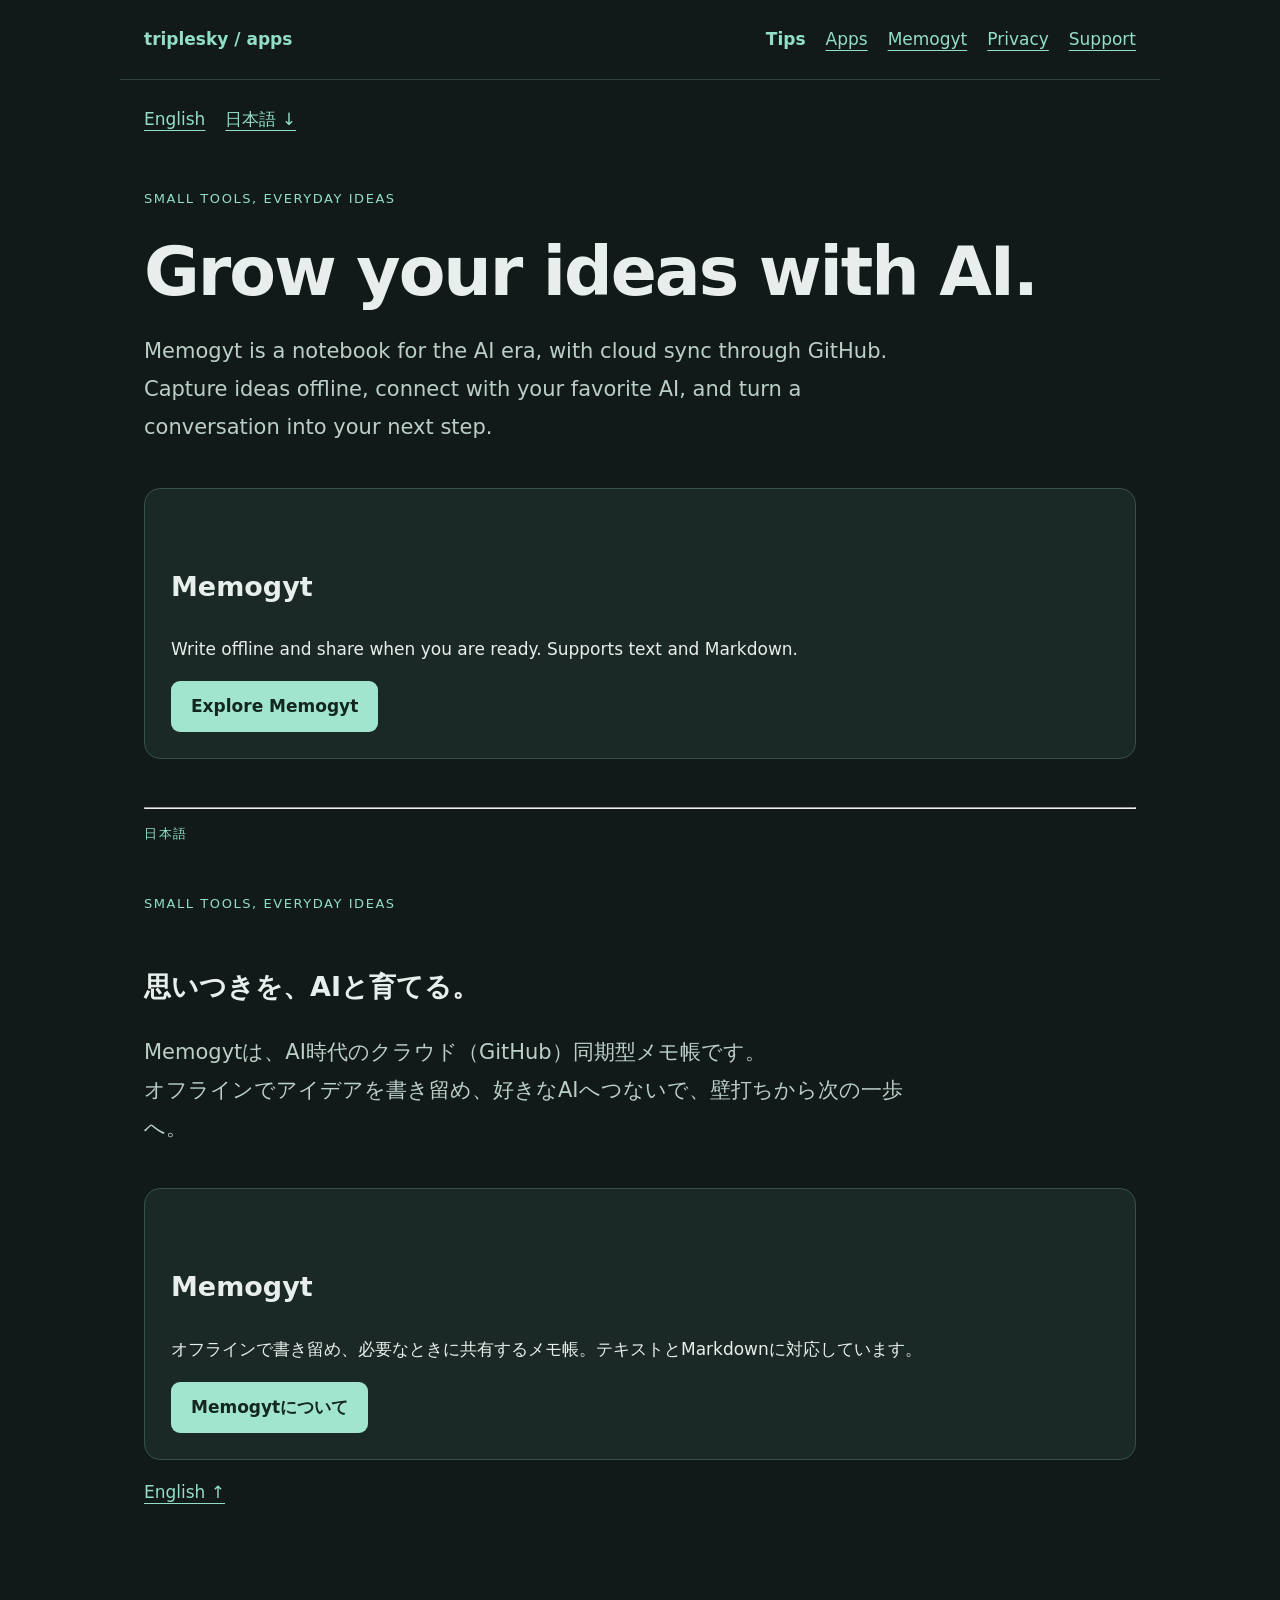
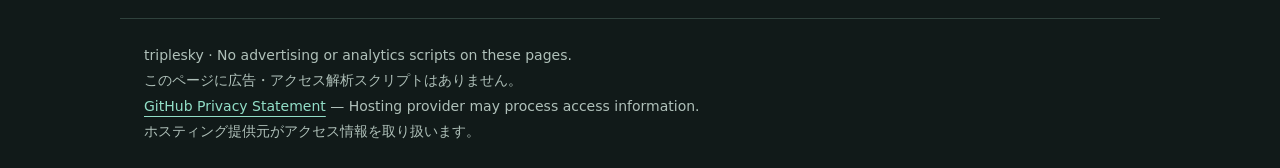
<file: index.html>
<!doctype html><html lang="en"><head><meta charset="utf-8"><meta name="viewport" content="width=device-width, initial-scale=1"><title>Apps | triplesky</title><link rel="stylesheet" href="style.css"></head><body><header><a href="index.html">triplesky / apps</a><nav aria-label="Main navigation"><a href="memogyt/tips.html">Tips</a><a href="index.html">Apps</a><a href="memogyt/index.html">Memogyt</a><a href="memogyt/privacy.html">Privacy</a><a href="memogyt/support.html">Support</a></nav></header><main><nav aria-label="Page language"><a href="#english" lang="en">English</a><a href="#japanese" lang="ja">日本語 ↓</a></nav><section id="english" lang="en"><section><p class="eyebrow">SMALL TOOLS, EVERYDAY IDEAS</p><h1>Grow your ideas with AI.</h1><p class="lead">Memogyt is a notebook for the AI era, with cloud sync through GitHub.<br>Capture ideas offline, connect with your favorite AI, and turn a conversation into your next step.</p></section><article class="card"><h2>Memogyt</h2><p>Write offline and share when you are ready. Supports text and Markdown.</p><a class="button" href="memogyt/index.html">Explore Memogyt</a></article></section><section id="japanese" lang="ja" aria-label="日本語"><hr><p class="eyebrow">日本語</p><section><p class="eyebrow">SMALL TOOLS, EVERYDAY IDEAS</p><h2>思いつきを、AIと育てる。</h2><p class="lead">Memogytは、AI時代のクラウド（GitHub）同期型メモ帳です。<br>オフラインでアイデアを書き留め、好きなAIへつないで、壁打ちから次の一歩へ。</p></section><div class="cards"><article class="card"><h2>Memogyt</h2><p>オフラインで書き留め、必要なときに共有するメモ帳。テキストとMarkdownに対応しています。</p><a class="button" href="memogyt/index.html">Memogytについて</a></article></div><p><a href="#english">English ↑</a></p></section></main><footer>triplesky · No advertising or analytics scripts on these pages.<br><span lang="ja">このページに広告・アクセス解析スクリプトはありません。</span><br><a href="https://docs.github.com/en/site-policy/privacy-policies/github-general-privacy-statement">GitHub Privacy Statement</a> — Hosting provider may process access information.<br><span lang="ja">ホスティング提供元がアクセス情報を取り扱います。</span></footer></body></html>
</file>
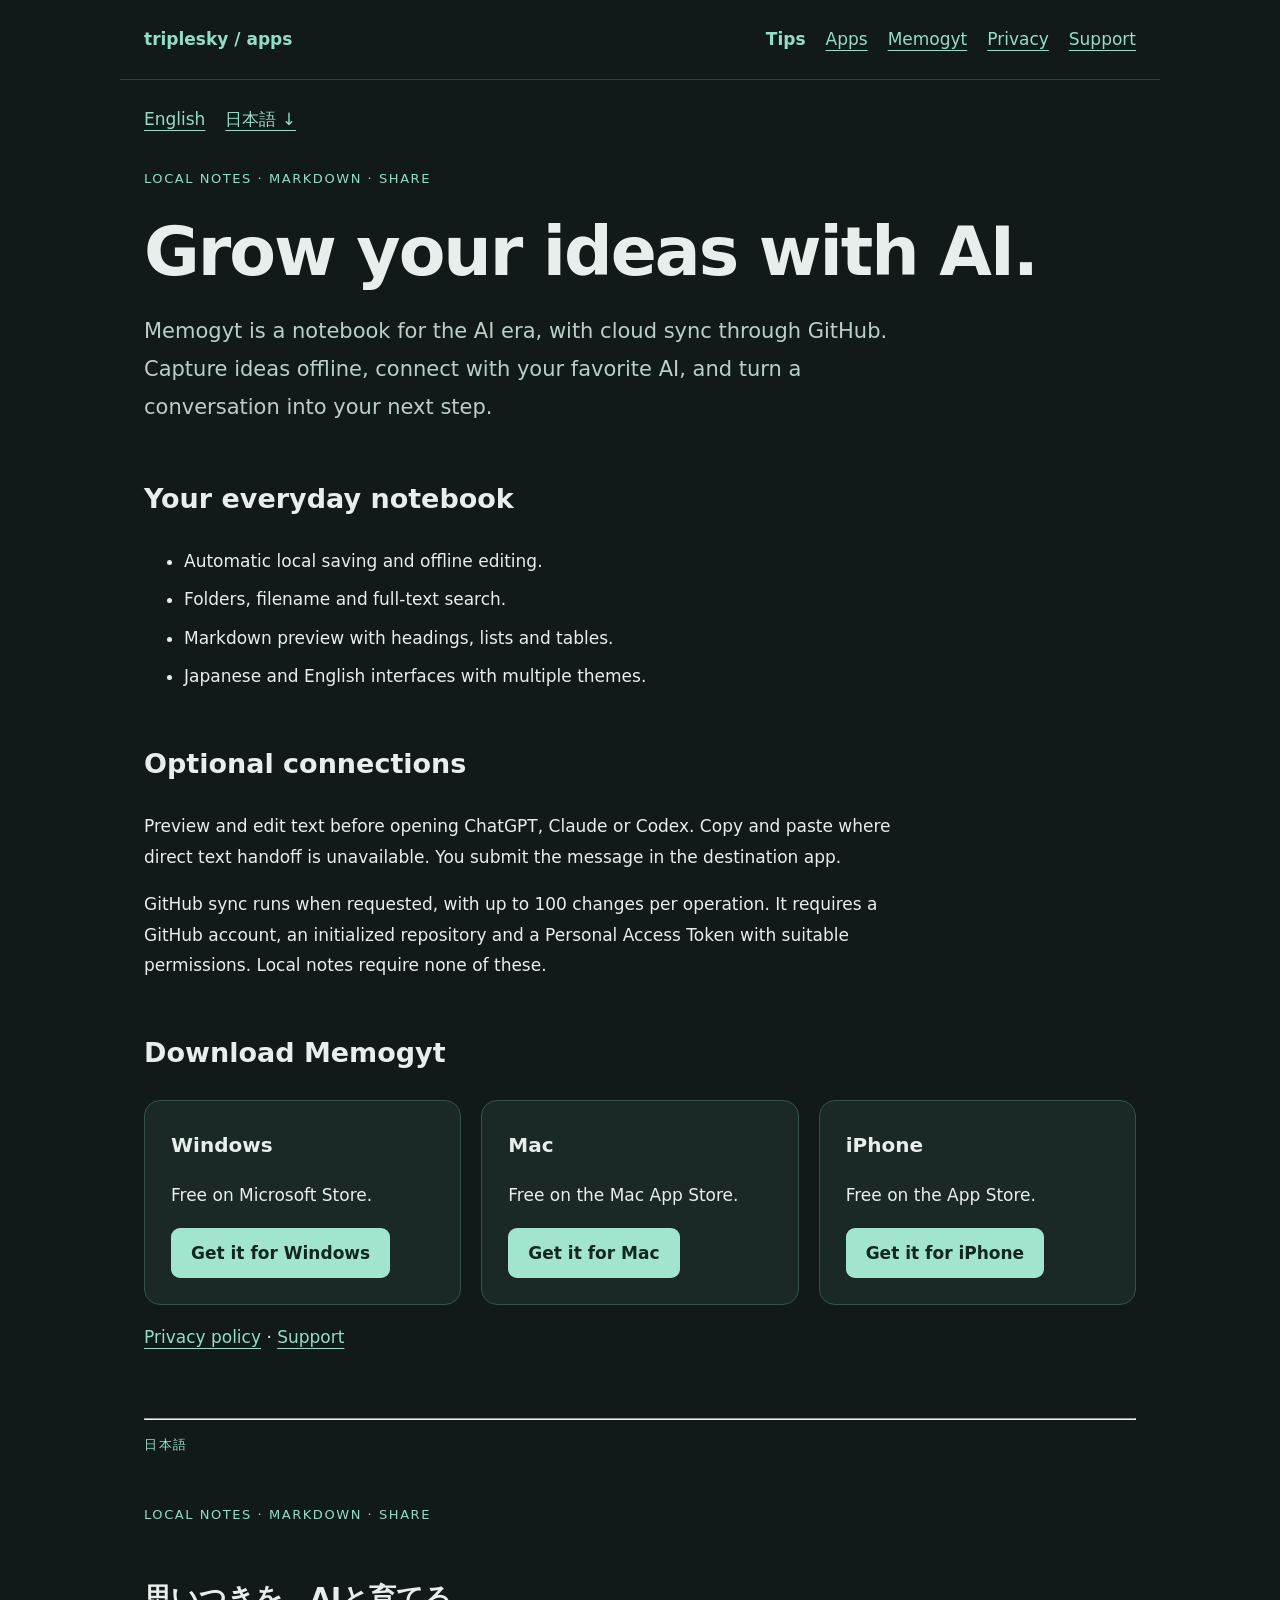
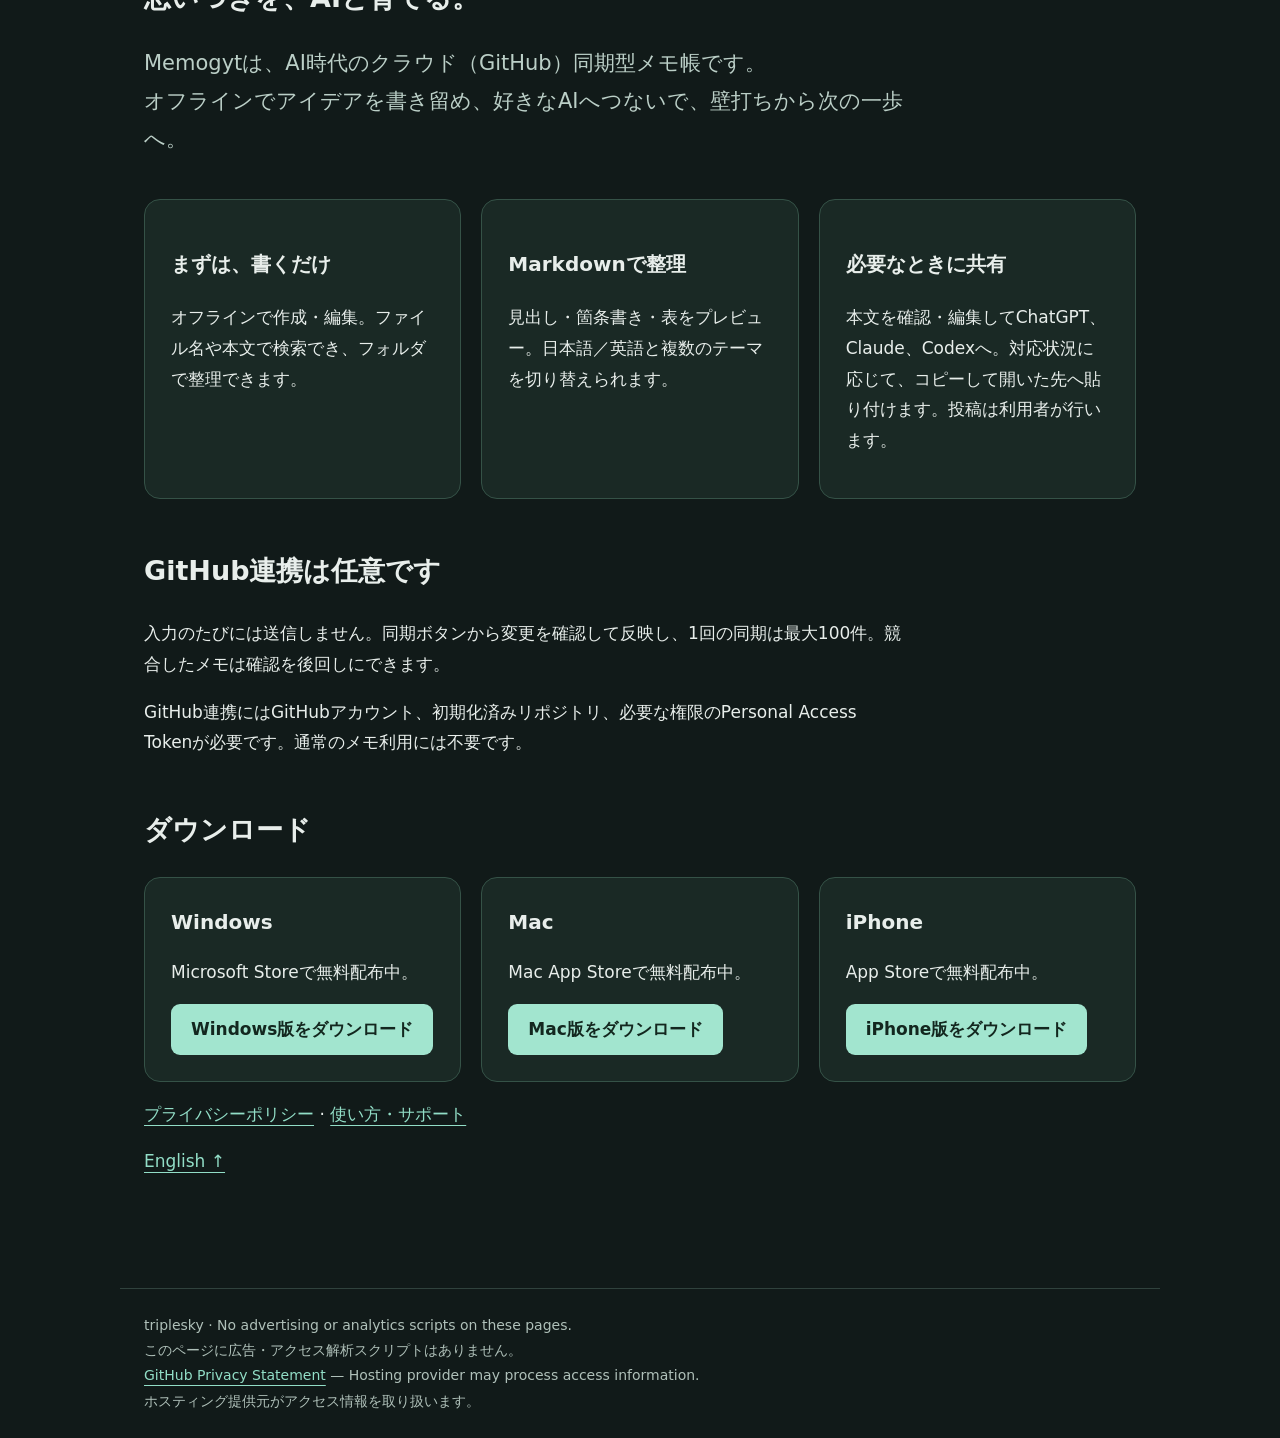
<file: memogyt/index.html>
<!doctype html><html lang="en"><head><meta charset="utf-8"><meta name="viewport" content="width=device-width, initial-scale=1"><title>Memogyt | triplesky</title><link rel="stylesheet" href="../style.css?v=downloads-1ec3cbe"></head><body><header><a href="../index.html">triplesky / apps</a><nav aria-label="Main navigation"><a href="../memogyt/tips.html">Tips</a><a href="../index.html">Apps</a><a href="../memogyt/index.html">Memogyt</a><a href="../memogyt/privacy.html">Privacy</a><a href="../memogyt/support.html">Support</a></nav></header><main><nav aria-label="Page language"><a href="#english" lang="en">English</a><a href="#japanese" lang="ja">日本語 ↓</a></nav><section id="english" lang="en"><p class="eyebrow">LOCAL NOTES · MARKDOWN · SHARE</p><h1>Grow your ideas with AI.</h1><p class="lead">Memogyt is a notebook for the AI era, with cloud sync through GitHub.<br>Capture ideas offline, connect with your favorite AI, and turn a conversation into your next step.</p><h2>Your everyday notebook</h2><ul><li>Automatic local saving and offline editing.</li><li>Folders, filename and full-text search.</li><li>Markdown preview with headings, lists and tables.</li><li>Japanese and English interfaces with multiple themes.</li></ul><h2>Optional connections</h2><p>Preview and edit text before opening ChatGPT, Claude or Codex. Copy and paste where direct text handoff is unavailable. You submit the message in the destination app.</p><p>GitHub sync runs when requested, with up to 100 changes per operation. It requires a GitHub account, an initialized repository and a Personal Access Token with suitable permissions. Local notes require none of these.</p><h2>Download Memogyt</h2><div class="cards downloads" aria-label="Download options"><article class="card"><h3>Windows</h3><p>Free on Microsoft Store.</p><a class="button" href="https://apps.microsoft.com/detail/9P9WV1HKLCFQ">Get it for Windows</a></article><article class="card"><h3>Mac</h3><p>Free on the Mac App Store.</p><a class="button" href="https://apps.apple.com/app/id6824786791?platform=mac">Get it for Mac</a></article><article class="card"><h3>iPhone</h3><p>Free on the App Store.</p><a class="button" href="https://apps.apple.com/app/id6824786791">Get it for iPhone</a></article></div><p><a href="privacy.html">Privacy policy</a> · <a href="support.html">Support</a></p></section><section id="japanese" lang="ja" aria-label="日本語"><hr><p class="eyebrow">日本語</p><section><p class="eyebrow">LOCAL NOTES · MARKDOWN · SHARE</p><h2>思いつきを、AIと育てる。</h2><p class="lead">Memogytは、AI時代のクラウド（GitHub）同期型メモ帳です。<br>オフラインでアイデアを書き留め、好きなAIへつないで、壁打ちから次の一歩へ。</p></section><div class="cards"><article class="card"><h3>まずは、書くだけ</h3><p>オフラインで作成・編集。ファイル名や本文で検索でき、フォルダで整理できます。</p></article><article class="card"><h3>Markdownで整理</h3><p>見出し・箇条書き・表をプレビュー。日本語／英語と複数のテーマを切り替えられます。</p></article><article class="card"><h3>必要なときに共有</h3><p>本文を確認・編集してChatGPT、Claude、Codexへ。対応状況に応じて、コピーして開いた先へ貼り付けます。投稿は利用者が行います。</p></article></div><h2>GitHub連携は任意です</h2><p>入力のたびには送信しません。同期ボタンから変更を確認して反映し、1回の同期は最大100件。競合したメモは確認を後回しにできます。</p><p>GitHub連携にはGitHubアカウント、初期化済みリポジトリ、必要な権限のPersonal Access Tokenが必要です。通常のメモ利用には不要です。</p><h2>ダウンロード</h2><div class="cards downloads" aria-label="ダウンロード先"><article class="card"><h3>Windows</h3><p>Microsoft Storeで無料配布中。</p><a class="button" href="https://apps.microsoft.com/detail/9P9WV1HKLCFQ">Windows版をダウンロード</a></article><article class="card"><h3>Mac</h3><p>Mac App Storeで無料配布中。</p><a class="button" href="https://apps.apple.com/jp/app/id6824786791?platform=mac">Mac版をダウンロード</a></article><article class="card"><h3>iPhone</h3><p>App Storeで無料配布中。</p><a class="button" href="https://apps.apple.com/jp/app/id6824786791">iPhone版をダウンロード</a></article></div><p><a href="privacy.html">プライバシーポリシー</a> · <a href="support.html">使い方・サポート</a></p><p><a href="#english">English ↑</a></p></section></main><footer>triplesky · No advertising or analytics scripts on these pages.<br><span lang="ja">このページに広告・アクセス解析スクリプトはありません。</span><br><a href="https://docs.github.com/en/site-policy/privacy-policies/github-general-privacy-statement">GitHub Privacy Statement</a> — Hosting provider may process access information.<br><span lang="ja">ホスティング提供元がアクセス情報を取り扱います。</span></footer></body></html>
</file>
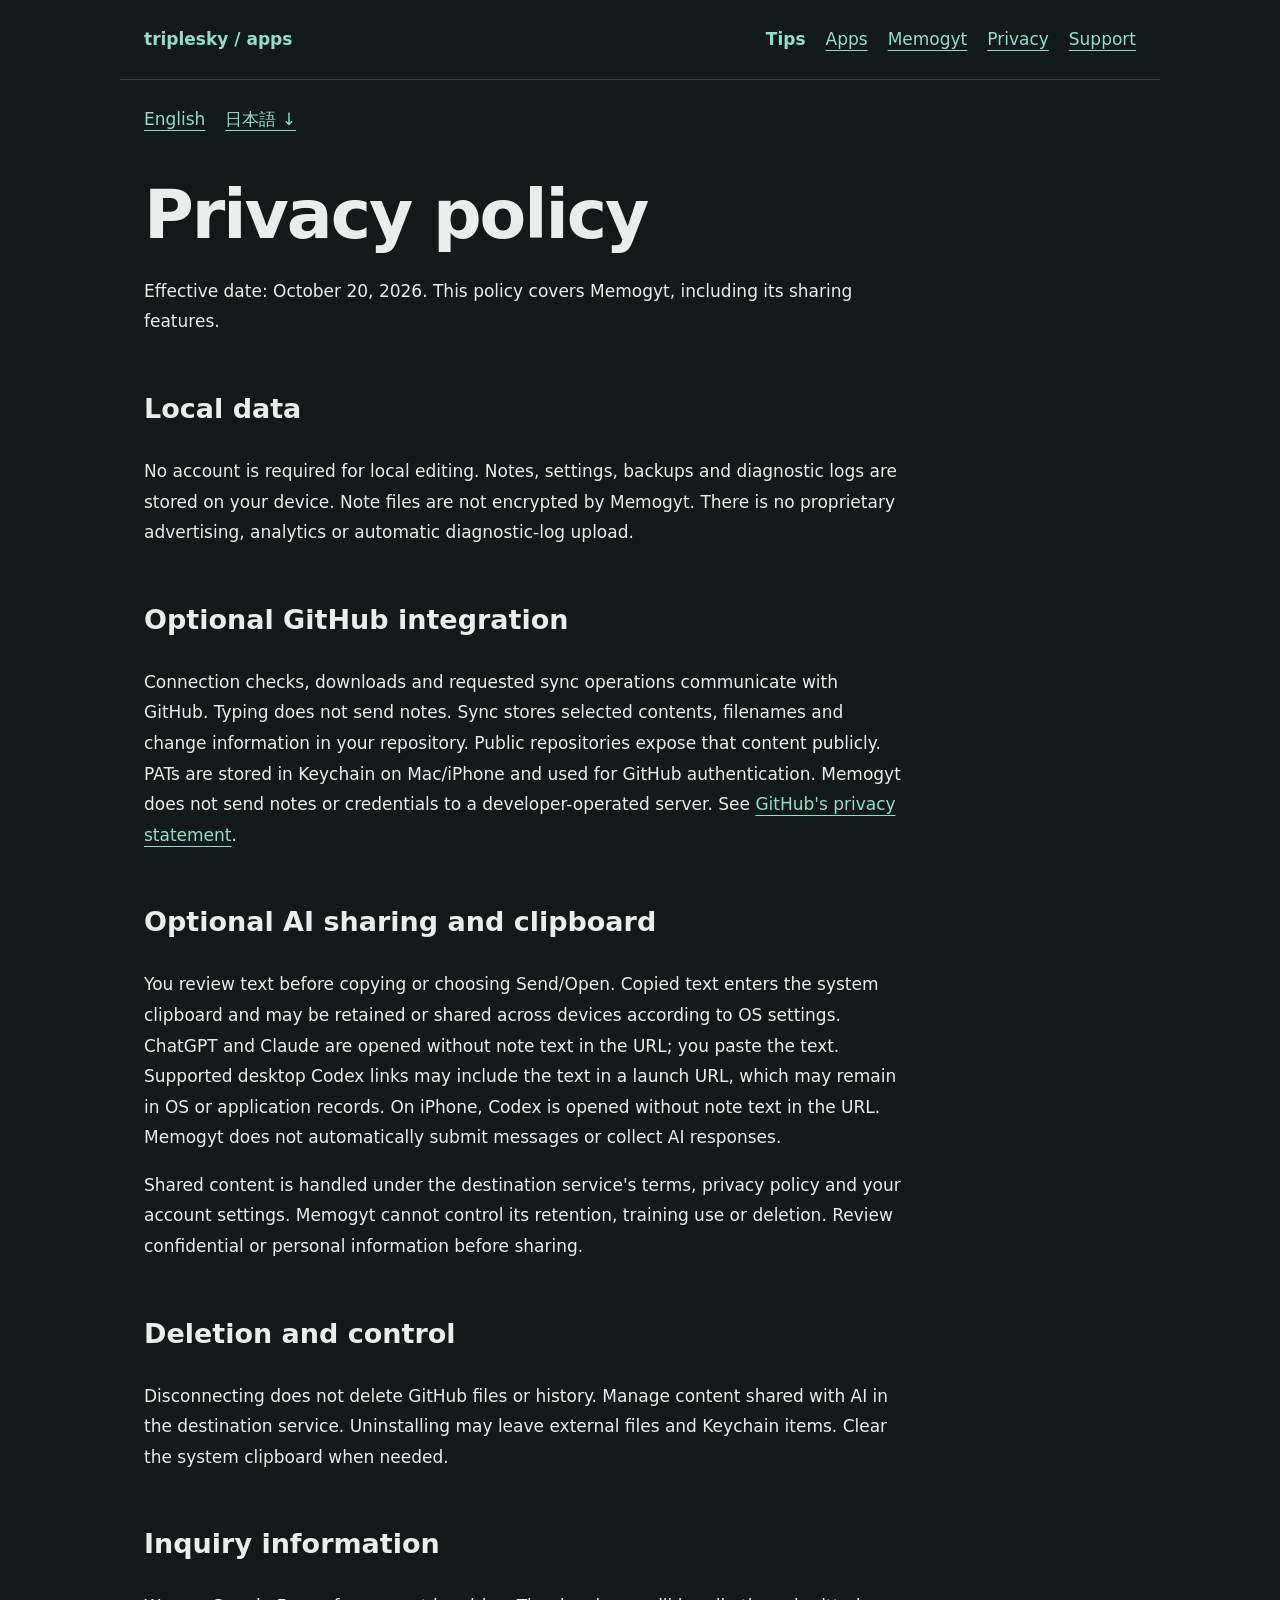
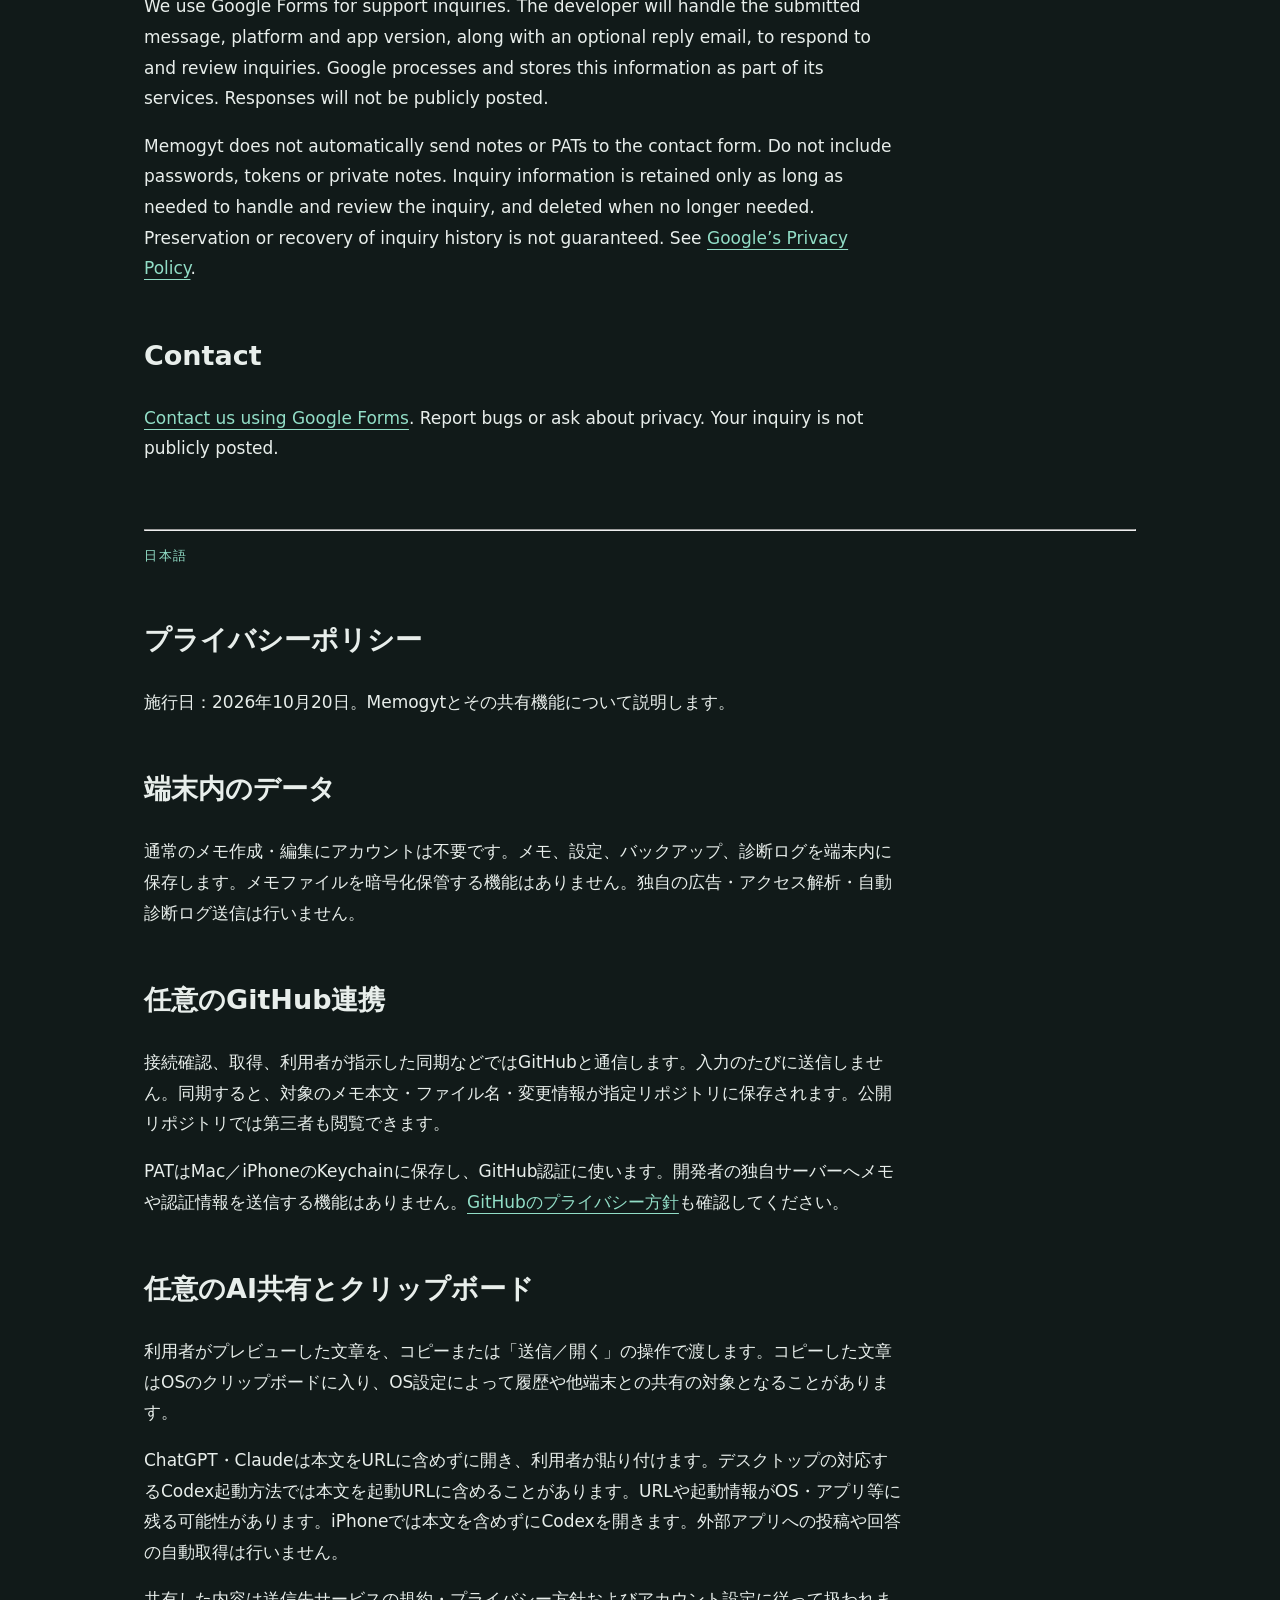
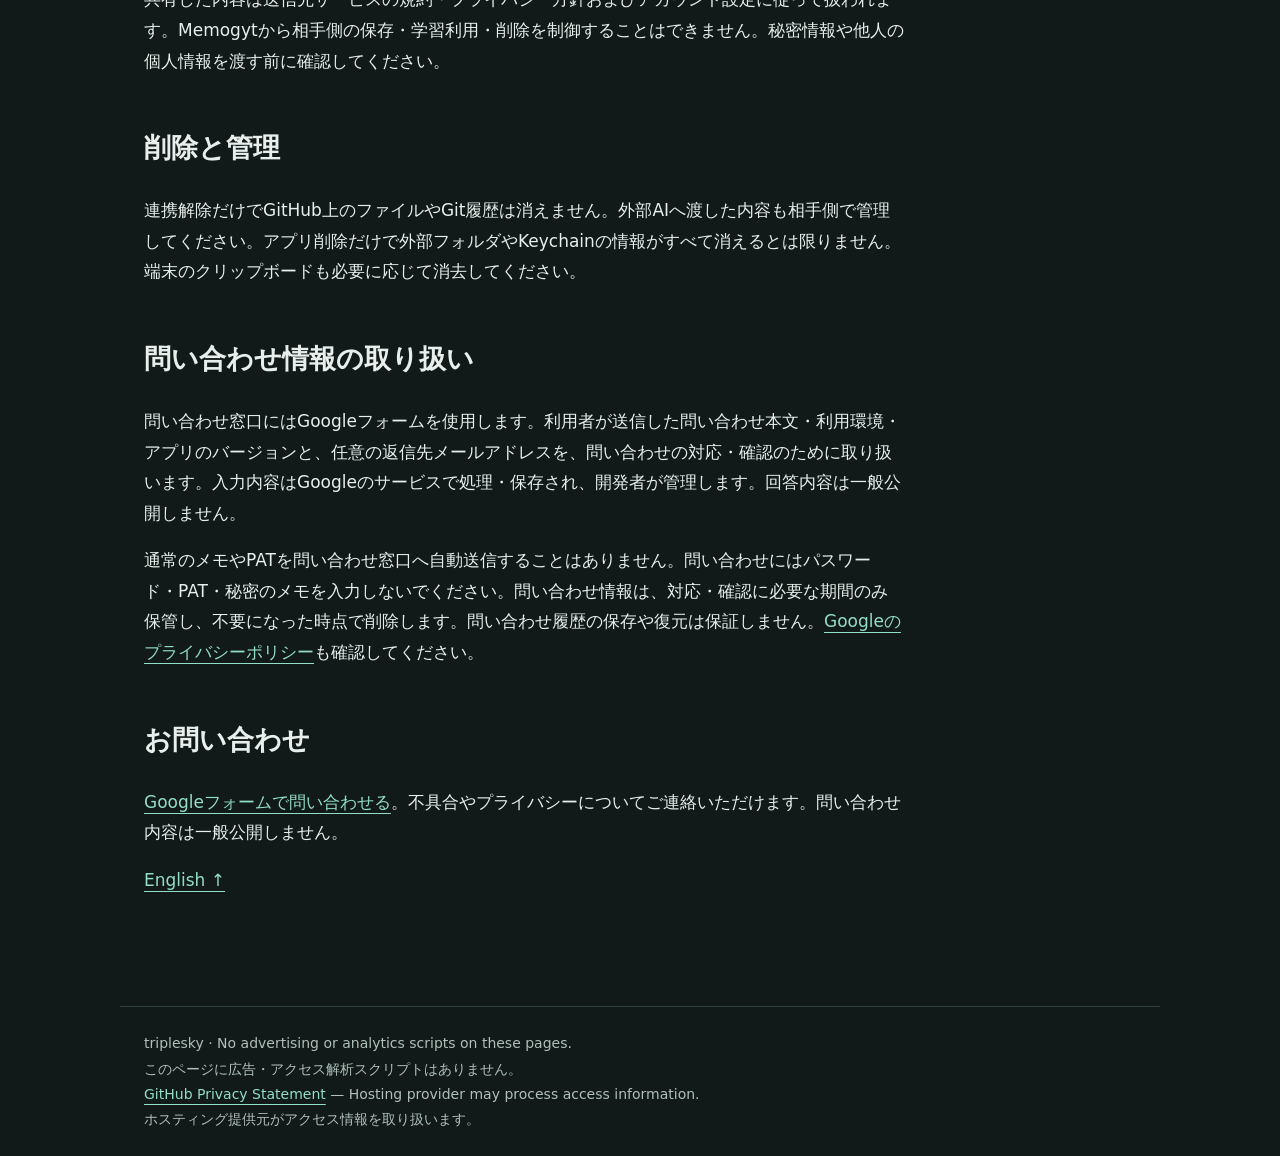
<file: memogyt/privacy.html>
<!doctype html><html lang="en"><head><meta charset="utf-8"><meta name="viewport" content="width=device-width, initial-scale=1"><title>Privacy policy | triplesky</title><link rel="stylesheet" href="../style.css"></head><body><header><a href="../index.html">triplesky / apps</a><nav aria-label="Main navigation"><a href="../memogyt/tips.html">Tips</a><a href="../index.html">Apps</a><a href="../memogyt/index.html">Memogyt</a><a href="../memogyt/privacy.html">Privacy</a><a href="../memogyt/support.html">Support</a></nav></header><main><nav aria-label="Page language"><a href="#english" lang="en">English</a><a href="#japanese" lang="ja">日本語 ↓</a></nav><section id="english" lang="en"><h1>Privacy policy</h1><p>Effective date: October 20, 2026. This policy covers Memogyt, including its sharing features.</p><h2>Local data</h2><p>No account is required for local editing. Notes, settings, backups and diagnostic logs are stored on your device. Note files are not encrypted by Memogyt. There is no proprietary advertising, analytics or automatic diagnostic-log upload.</p><h2>Optional GitHub integration</h2><p>Connection checks, downloads and requested sync operations communicate with GitHub. Typing does not send notes. Sync stores selected contents, filenames and change information in your repository. Public repositories expose that content publicly. PATs are stored in Keychain on Mac/iPhone and used for GitHub authentication. Memogyt does not send notes or credentials to a developer-operated server. See <a href="https://docs.github.com/en/site-policy/privacy-policies/github-general-privacy-statement">GitHub's privacy statement</a>.</p><h2>Optional AI sharing and clipboard</h2><p>You review text before copying or choosing Send/Open. Copied text enters the system clipboard and may be retained or shared across devices according to OS settings. ChatGPT and Claude are opened without note text in the URL; you paste the text. Supported desktop Codex links may include the text in a launch URL, which may remain in OS or application records. On iPhone, Codex is opened without note text in the URL. Memogyt does not automatically submit messages or collect AI responses.</p><p>Shared content is handled under the destination service's terms, privacy policy and your account settings. Memogyt cannot control its retention, training use or deletion. Review confidential or personal information before sharing.</p><h2>Deletion and control</h2><p>Disconnecting does not delete GitHub files or history. Manage content shared with AI in the destination service. Uninstalling may leave external files and Keychain items. Clear the system clipboard when needed.</p><h2>Inquiry information</h2><p>We use Google Forms for support inquiries. The developer will handle the submitted message, platform and app version, along with an optional reply email, to respond to and review inquiries. Google processes and stores this information as part of its services. Responses will not be publicly posted.</p><p>Memogyt does not automatically send notes or PATs to the contact form. Do not include passwords, tokens or private notes. Inquiry information is retained only as long as needed to handle and review the inquiry, and deleted when no longer needed. Preservation or recovery of inquiry history is not guaranteed. See <a href="https://policies.google.com/privacy">Google’s Privacy Policy</a>.</p><h2>Contact</h2><p><a href="https://docs.google.com/forms/d/e/1FAIpQLSet1bD8G7HCHm2_j9xEV2aedFkF74O_YV11qMw7_Ln5_KOKvg/viewform">Contact us using Google Forms</a>. Report bugs or ask about privacy. Your inquiry is not publicly posted.</p></section><section id="japanese" lang="ja" aria-label="日本語"><hr><p class="eyebrow">日本語</p><h2>プライバシーポリシー</h2><p>施行日：2026年10月20日。Memogytとその共有機能について説明します。</p><h2>端末内のデータ</h2><p>通常のメモ作成・編集にアカウントは不要です。メモ、設定、バックアップ、診断ログを端末内に保存します。メモファイルを暗号化保管する機能はありません。独自の広告・アクセス解析・自動診断ログ送信は行いません。</p><h2>任意のGitHub連携</h2><p>接続確認、取得、利用者が指示した同期などではGitHubと通信します。入力のたびに送信しません。同期すると、対象のメモ本文・ファイル名・変更情報が指定リポジトリに保存されます。公開リポジトリでは第三者も閲覧できます。</p><p>PATはMac／iPhoneのKeychainに保存し、GitHub認証に使います。開発者の独自サーバーへメモや認証情報を送信する機能はありません。<a href="https://docs.github.com/en/site-policy/privacy-policies/github-general-privacy-statement">GitHubのプライバシー方針</a>も確認してください。</p><h2>任意のAI共有とクリップボード</h2><p>利用者がプレビューした文章を、コピーまたは「送信／開く」の操作で渡します。コピーした文章はOSのクリップボードに入り、OS設定によって履歴や他端末との共有の対象となることがあります。</p><p>ChatGPT・Claudeは本文をURLに含めずに開き、利用者が貼り付けます。デスクトップの対応するCodex起動方法では本文を起動URLに含めることがあります。URLや起動情報がOS・アプリ等に残る可能性があります。iPhoneでは本文を含めずにCodexを開きます。外部アプリへの投稿や回答の自動取得は行いません。</p><p>共有した内容は送信先サービスの規約・プライバシー方針およびアカウント設定に従って扱われます。Memogytから相手側の保存・学習利用・削除を制御することはできません。秘密情報や他人の個人情報を渡す前に確認してください。</p><h2>削除と管理</h2><p>連携解除だけでGitHub上のファイルやGit履歴は消えません。外部AIへ渡した内容も相手側で管理してください。アプリ削除だけで外部フォルダやKeychainの情報がすべて消えるとは限りません。端末のクリップボードも必要に応じて消去してください。</p><h2>問い合わせ情報の取り扱い</h2><p>問い合わせ窓口にはGoogleフォームを使用します。利用者が送信した問い合わせ本文・利用環境・アプリのバージョンと、任意の返信先メールアドレスを、問い合わせの対応・確認のために取り扱います。入力内容はGoogleのサービスで処理・保存され、開発者が管理します。回答内容は一般公開しません。</p><p>通常のメモやPATを問い合わせ窓口へ自動送信することはありません。問い合わせにはパスワード・PAT・秘密のメモを入力しないでください。問い合わせ情報は、対応・確認に必要な期間のみ保管し、不要になった時点で削除します。問い合わせ履歴の保存や復元は保証しません。<a href="https://policies.google.com/privacy">Googleのプライバシーポリシー</a>も確認してください。</p><h2>お問い合わせ</h2><p><a href="https://docs.google.com/forms/d/e/1FAIpQLSet1bD8G7HCHm2_j9xEV2aedFkF74O_YV11qMw7_Ln5_KOKvg/viewform">Googleフォームで問い合わせる</a>。不具合やプライバシーについてご連絡いただけます。問い合わせ内容は一般公開しません。</p><p><a href="#english">English ↑</a></p></section></main><footer>triplesky · No advertising or analytics scripts on these pages.<br><span lang="ja">このページに広告・アクセス解析スクリプトはありません。</span><br><a href="https://docs.github.com/en/site-policy/privacy-policies/github-general-privacy-statement">GitHub Privacy Statement</a> — Hosting provider may process access information.<br><span lang="ja">ホスティング提供元がアクセス情報を取り扱います。</span></footer></body></html>
</file>
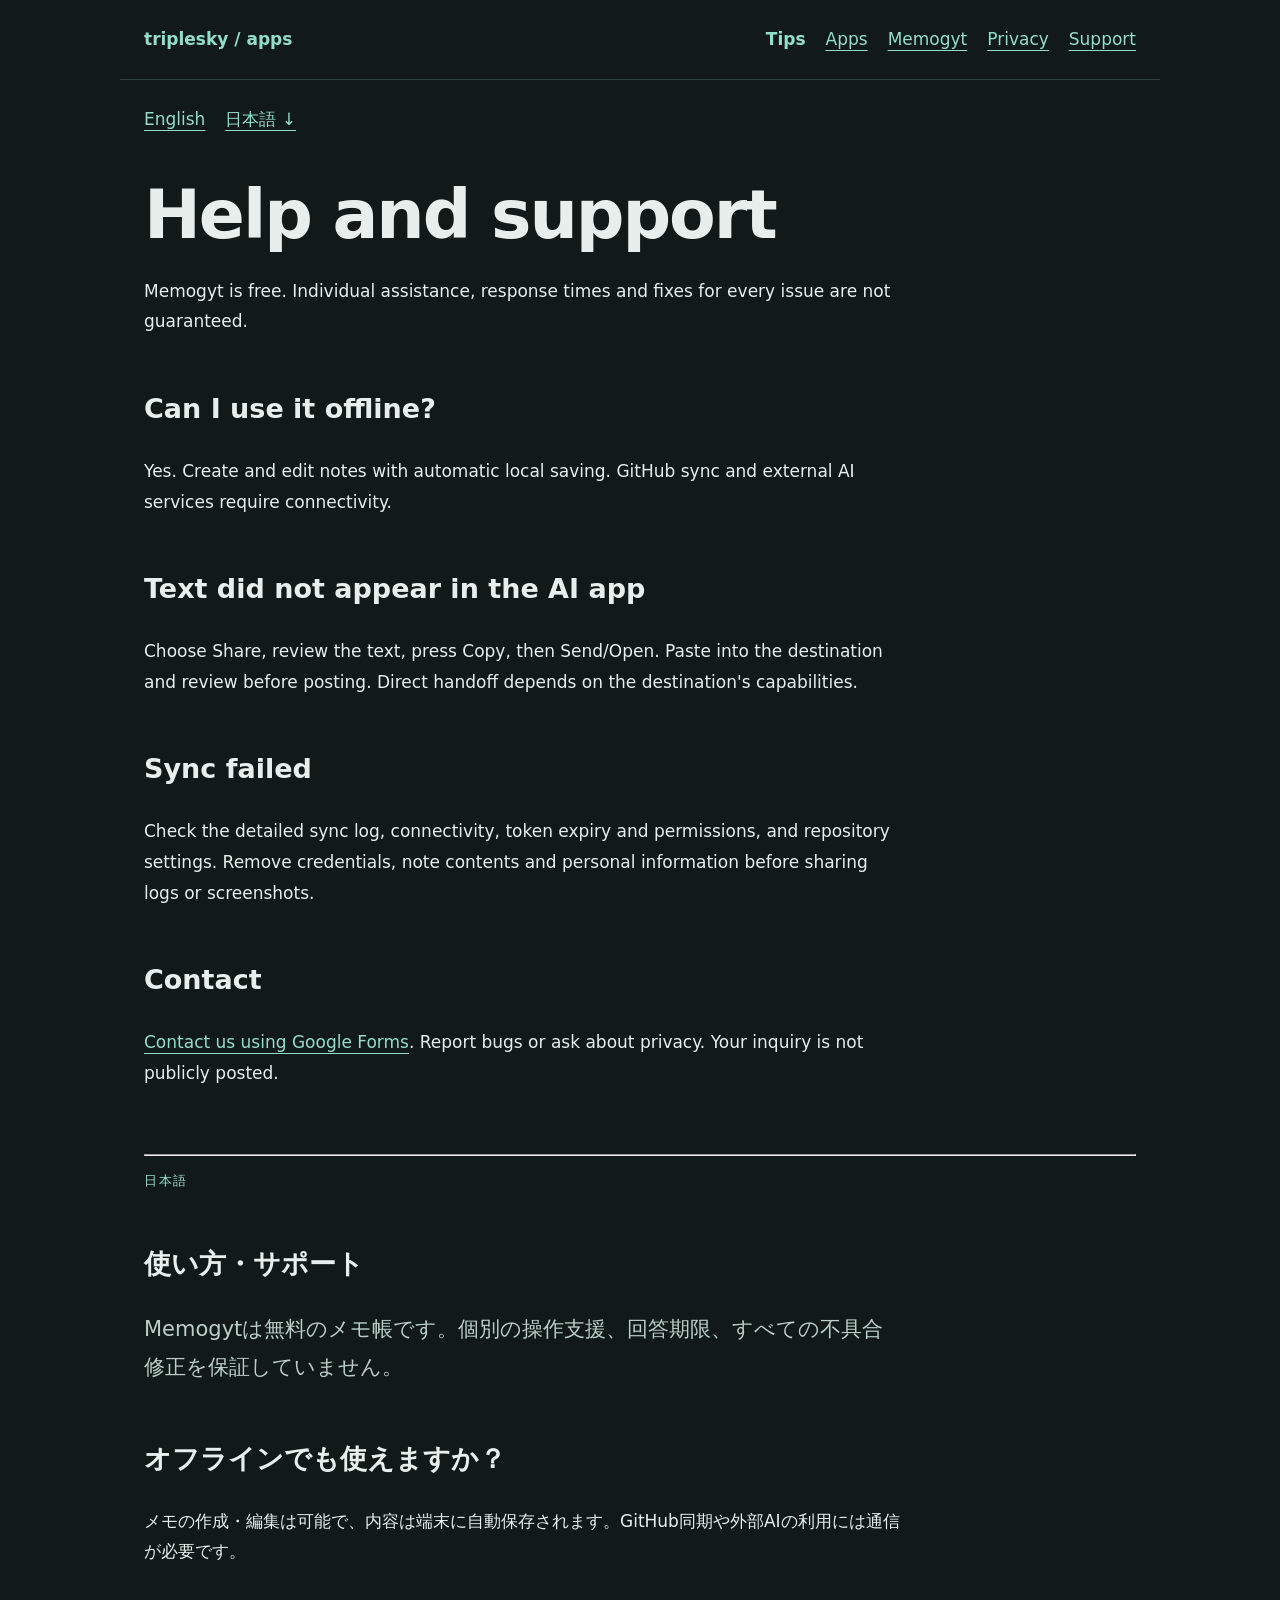
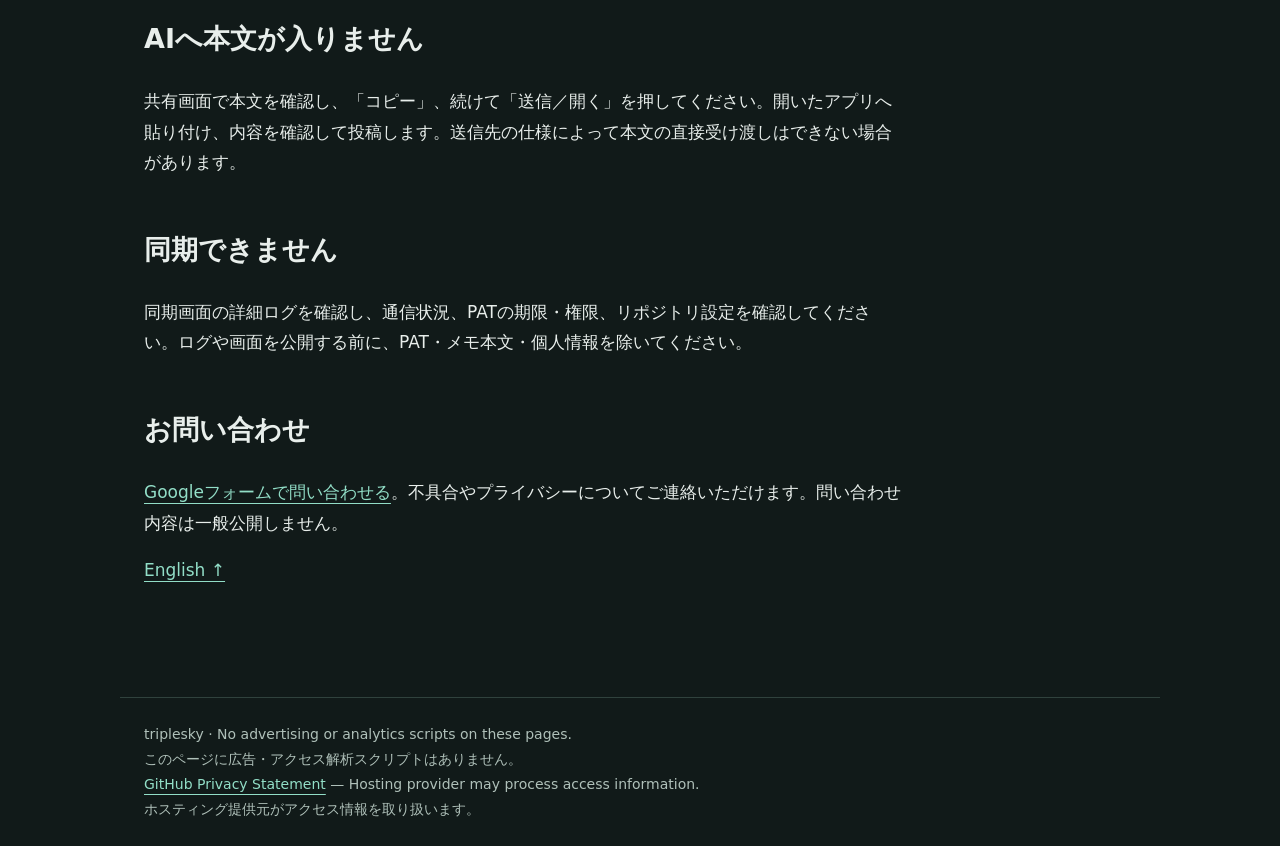
<file: memogyt/support.html>
<!doctype html><html lang="en"><head><meta charset="utf-8"><meta name="viewport" content="width=device-width, initial-scale=1"><title>Help and support | triplesky</title><link rel="stylesheet" href="../style.css"></head><body><header><a href="../index.html">triplesky / apps</a><nav aria-label="Main navigation"><a href="../memogyt/tips.html">Tips</a><a href="../index.html">Apps</a><a href="../memogyt/index.html">Memogyt</a><a href="../memogyt/privacy.html">Privacy</a><a href="../memogyt/support.html">Support</a></nav></header><main><nav aria-label="Page language"><a href="#english" lang="en">English</a><a href="#japanese" lang="ja">日本語 ↓</a></nav><section id="english" lang="en"><h1>Help and support</h1><p>Memogyt is free. Individual assistance, response times and fixes for every issue are not guaranteed.</p><h2>Can I use it offline?</h2><p>Yes. Create and edit notes with automatic local saving. GitHub sync and external AI services require connectivity.</p><h2>Text did not appear in the AI app</h2><p>Choose Share, review the text, press Copy, then Send/Open. Paste into the destination and review before posting. Direct handoff depends on the destination's capabilities.</p><h2>Sync failed</h2><p>Check the detailed sync log, connectivity, token expiry and permissions, and repository settings. Remove credentials, note contents and personal information before sharing logs or screenshots.</p><h2>Contact</h2><p><a href="https://docs.google.com/forms/d/e/1FAIpQLSet1bD8G7HCHm2_j9xEV2aedFkF74O_YV11qMw7_Ln5_KOKvg/viewform">Contact us using Google Forms</a>. Report bugs or ask about privacy. Your inquiry is not publicly posted.</p></section><section id="japanese" lang="ja" aria-label="日本語"><hr><p class="eyebrow">日本語</p><h2>使い方・サポート</h2><p class="lead">Memogytは無料のメモ帳です。個別の操作支援、回答期限、すべての不具合修正を保証していません。</p><h2>オフラインでも使えますか？</h2><p>メモの作成・編集は可能で、内容は端末に自動保存されます。GitHub同期や外部AIの利用には通信が必要です。</p><h2>AIへ本文が入りません</h2><p>共有画面で本文を確認し、「コピー」、続けて「送信／開く」を押してください。開いたアプリへ貼り付け、内容を確認して投稿します。送信先の仕様によって本文の直接受け渡しはできない場合があります。</p><h2>同期できません</h2><p>同期画面の詳細ログを確認し、通信状況、PATの期限・権限、リポジトリ設定を確認してください。ログや画面を公開する前に、PAT・メモ本文・個人情報を除いてください。</p><h2>お問い合わせ</h2><p><a href="https://docs.google.com/forms/d/e/1FAIpQLSet1bD8G7HCHm2_j9xEV2aedFkF74O_YV11qMw7_Ln5_KOKvg/viewform">Googleフォームで問い合わせる</a>。不具合やプライバシーについてご連絡いただけます。問い合わせ内容は一般公開しません。</p><p><a href="#english">English ↑</a></p></section></main><footer>triplesky · No advertising or analytics scripts on these pages.<br><span lang="ja">このページに広告・アクセス解析スクリプトはありません。</span><br><a href="https://docs.github.com/en/site-policy/privacy-policies/github-general-privacy-statement">GitHub Privacy Statement</a> — Hosting provider may process access information.<br><span lang="ja">ホスティング提供元がアクセス情報を取り扱います。</span></footer></body></html>
</file>
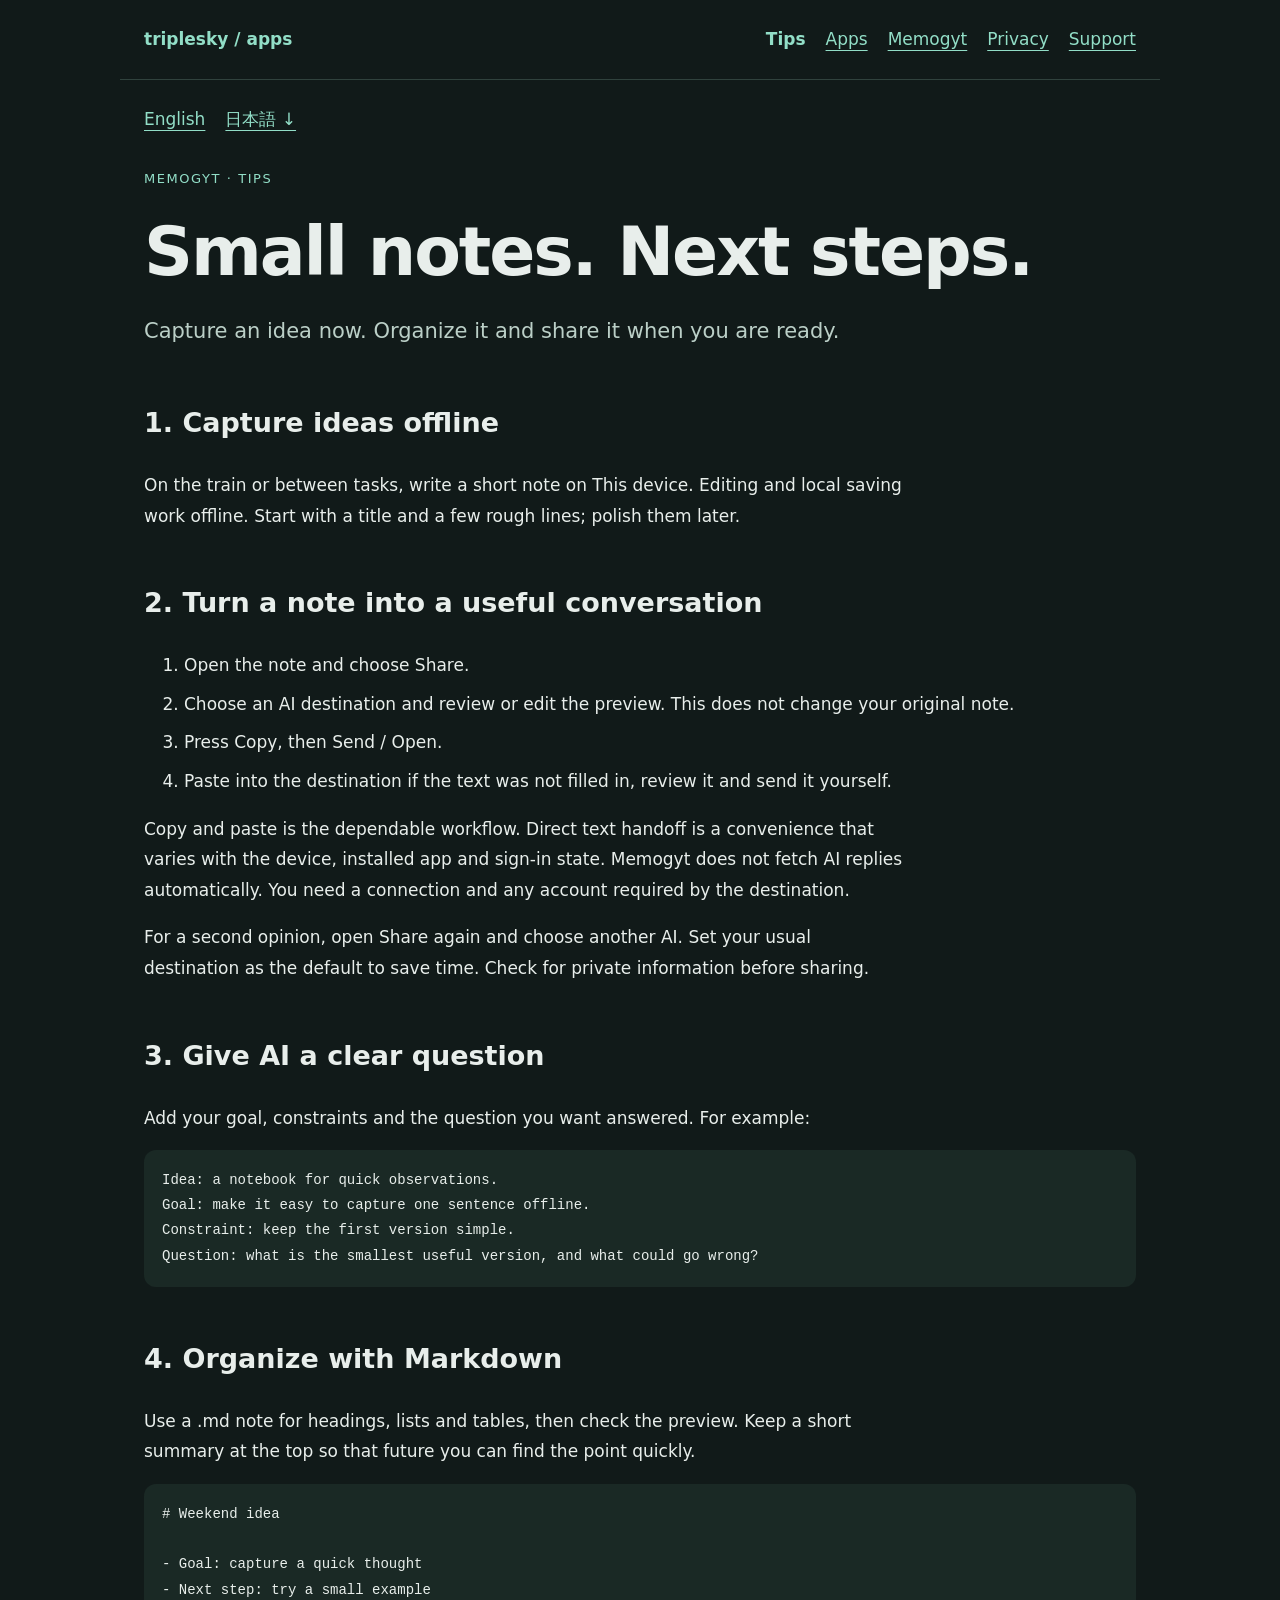
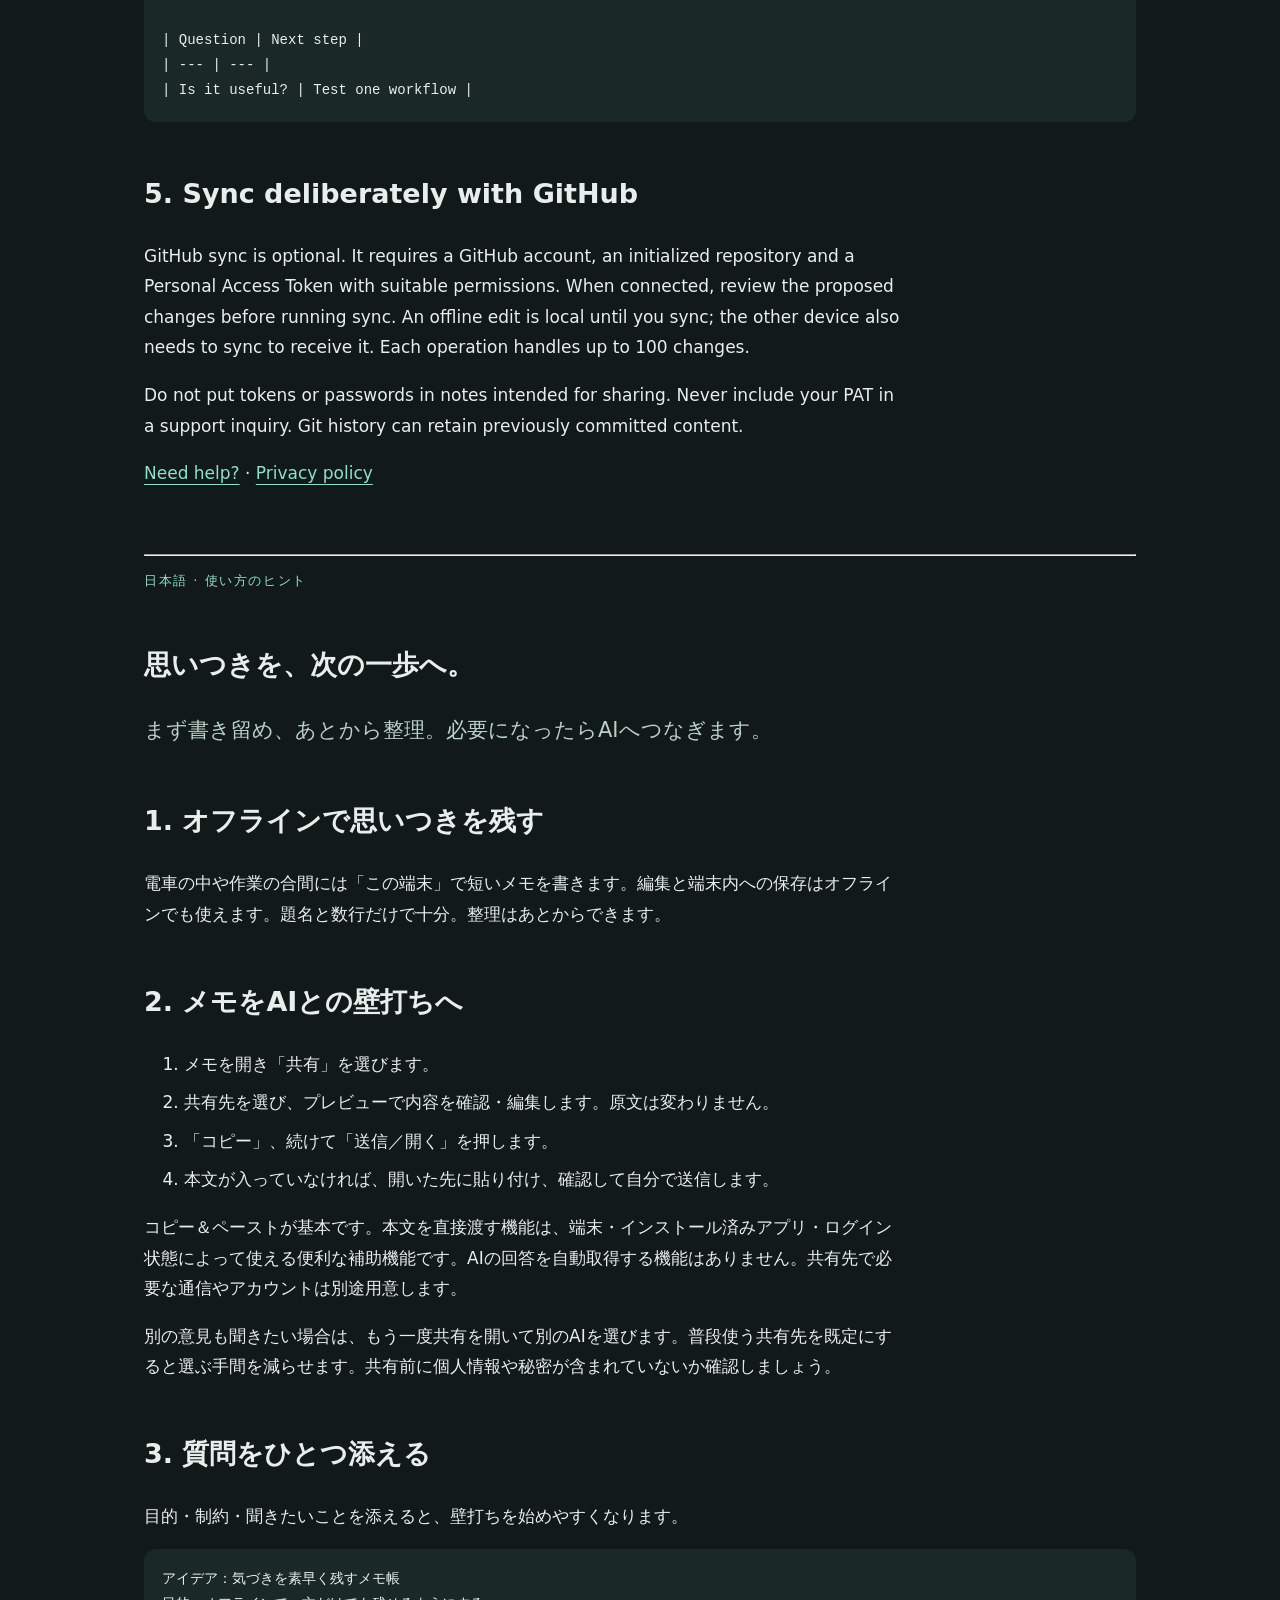
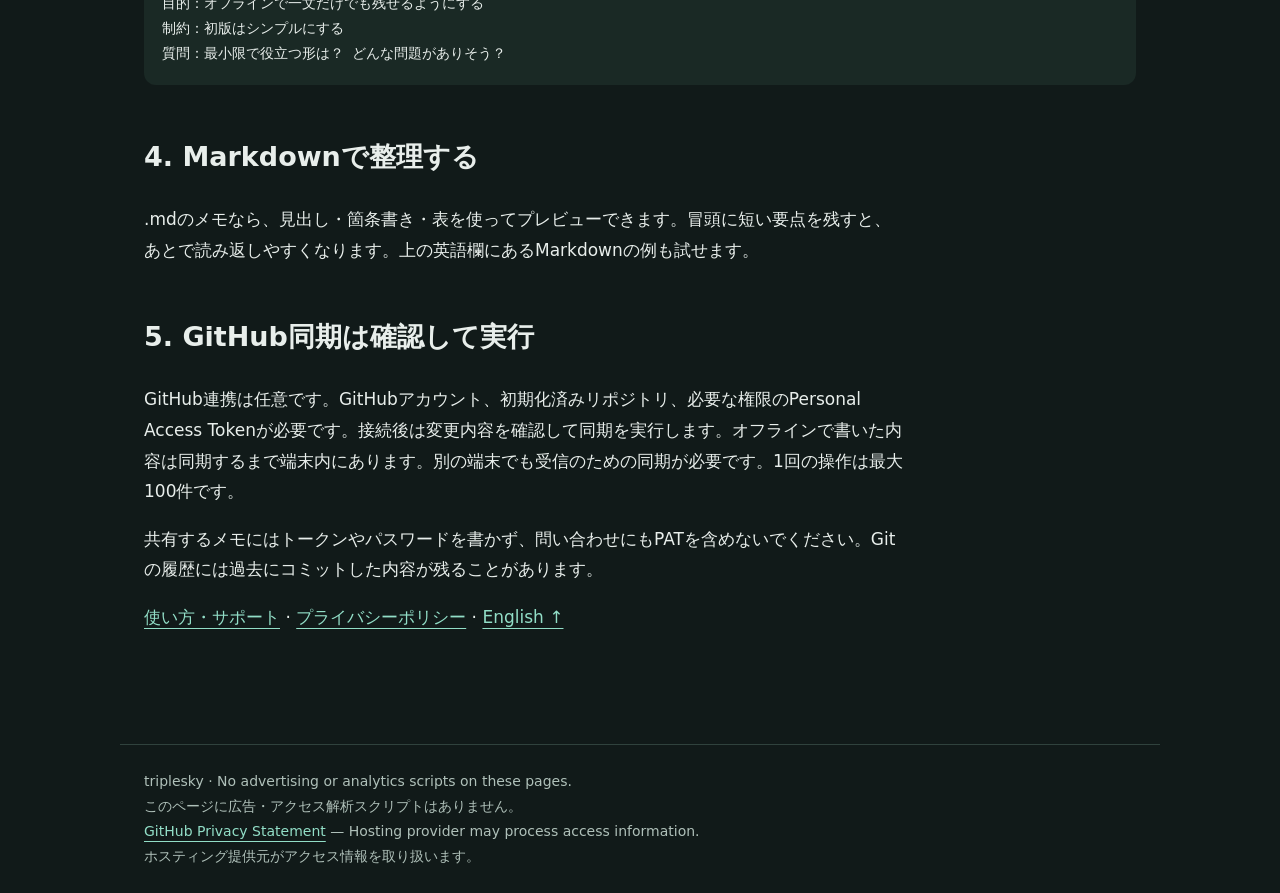
<file: memogyt/tips.html>
<!doctype html><html lang="en"><head><meta charset="utf-8"><meta name="viewport" content="width=device-width, initial-scale=1"><title>Memogyt Tips | triplesky</title><link rel="stylesheet" href="../style.css?v=downloads-1ec3cbe"></head><body><header><a href="../index.html">triplesky / apps</a><nav aria-label="Main navigation"><a href="../memogyt/tips.html">Tips</a><a href="../index.html">Apps</a><a href="../memogyt/index.html">Memogyt</a><a href="../memogyt/privacy.html">Privacy</a><a href="../memogyt/support.html">Support</a></nav></header><main><nav aria-label="Page language"><a href="#english" lang="en">English</a><a href="#japanese" lang="ja">日本語 ↓</a></nav>
<section id="english" lang="en"><p class="eyebrow">MEMOGYT · TIPS</p><h1>Small notes. Next steps.</h1><p class="lead">Capture an idea now. Organize it and share it when you are ready.</p>
<h2>1. Capture ideas offline</h2><p>On the train or between tasks, write a short note on This device. Editing and local saving work offline. Start with a title and a few rough lines; polish them later.</p>
<h2>2. Turn a note into a useful conversation</h2><ol><li>Open the note and choose Share.</li><li>Choose an AI destination and review or edit the preview. This does not change your original note.</li><li>Press Copy, then Send / Open.</li><li>Paste into the destination if the text was not filled in, review it and send it yourself.</li></ol><p>Copy and paste is the dependable workflow. Direct text handoff is a convenience that varies with the device, installed app and sign-in state. Memogyt does not fetch AI replies automatically. You need a connection and any account required by the destination.</p><p>For a second opinion, open Share again and choose another AI. Set your usual destination as the default to save time. Check for private information before sharing.</p>
<h2>3. Give AI a clear question</h2><p>Add your goal, constraints and the question you want answered. For example:</p><pre><code>Idea: a notebook for quick observations.
Goal: make it easy to capture one sentence offline.
Constraint: keep the first version simple.
Question: what is the smallest useful version, and what could go wrong?</code></pre>
<h2>4. Organize with Markdown</h2><p>Use a .md note for headings, lists and tables, then check the preview. Keep a short summary at the top so that future you can find the point quickly.</p><pre><code># Weekend idea

- Goal: capture a quick thought
- Next step: try a small example

| Question | Next step |
| --- | --- |
| Is it useful? | Test one workflow |</code></pre>
<h2>5. Sync deliberately with GitHub</h2><p>GitHub sync is optional. It requires a GitHub account, an initialized repository and a Personal Access Token with suitable permissions. When connected, review the proposed changes before running sync. An offline edit is local until you sync; the other device also needs to sync to receive it. Each operation handles up to 100 changes.</p><p>Do not put tokens or passwords in notes intended for sharing. Never include your PAT in a support inquiry. Git history can retain previously committed content.</p><p><a href="support.html">Need help?</a> · <a href="privacy.html">Privacy policy</a></p></section>
<section id="japanese" lang="ja"><hr><p class="eyebrow">日本語 · 使い方のヒント</p><h2>思いつきを、次の一歩へ。</h2><p class="lead">まず書き留め、あとから整理。必要になったらAIへつなぎます。</p>
<h2>1. オフラインで思いつきを残す</h2><p>電車の中や作業の合間には「この端末」で短いメモを書きます。編集と端末内への保存はオフラインでも使えます。題名と数行だけで十分。整理はあとからできます。</p>
<h2>2. メモをAIとの壁打ちへ</h2><ol><li>メモを開き「共有」を選びます。</li><li>共有先を選び、プレビューで内容を確認・編集します。原文は変わりません。</li><li>「コピー」、続けて「送信／開く」を押します。</li><li>本文が入っていなければ、開いた先に貼り付け、確認して自分で送信します。</li></ol><p>コピー＆ペーストが基本です。本文を直接渡す機能は、端末・インストール済みアプリ・ログイン状態によって使える便利な補助機能です。AIの回答を自動取得する機能はありません。共有先で必要な通信やアカウントは別途用意します。</p><p>別の意見も聞きたい場合は、もう一度共有を開いて別のAIを選びます。普段使う共有先を既定にすると選ぶ手間を減らせます。共有前に個人情報や秘密が含まれていないか確認しましょう。</p>
<h2>3. 質問をひとつ添える</h2><p>目的・制約・聞きたいことを添えると、壁打ちを始めやすくなります。</p><pre><code>アイデア：気づきを素早く残すメモ帳
目的：オフラインで一文だけでも残せるようにする
制約：初版はシンプルにする
質問：最小限で役立つ形は？ どんな問題がありそう？</code></pre>
<h2>4. Markdownで整理する</h2><p>.mdのメモなら、見出し・箇条書き・表を使ってプレビューできます。冒頭に短い要点を残すと、あとで読み返しやすくなります。上の英語欄にあるMarkdownの例も試せます。</p>
<h2>5. GitHub同期は確認して実行</h2><p>GitHub連携は任意です。GitHubアカウント、初期化済みリポジトリ、必要な権限のPersonal Access Tokenが必要です。接続後は変更内容を確認して同期を実行します。オフラインで書いた内容は同期するまで端末内にあります。別の端末でも受信のための同期が必要です。1回の操作は最大100件です。</p><p>共有するメモにはトークンやパスワードを書かず、問い合わせにもPATを含めないでください。Gitの履歴には過去にコミットした内容が残ることがあります。</p><p><a href="support.html">使い方・サポート</a> · <a href="privacy.html">プライバシーポリシー</a> · <a href="#english">English ↑</a></p></section></main><footer>triplesky · No advertising or analytics scripts on these pages.<br><span lang="ja">このページに広告・アクセス解析スクリプトはありません。</span><br><a href="https://docs.github.com/en/site-policy/privacy-policies/github-general-privacy-statement">GitHub Privacy Statement</a> — Hosting provider may process access information.<br><span lang="ja">ホスティング提供元がアクセス情報を取り扱います。</span></footer></body></html>
</file>
<file: style.css>
*{box-sizing:border-box}body{margin:0;background:#111a19;color:#e8eeeb;font:17px/1.8 system-ui,sans-serif}a{color:#92dec7;text-underline-offset:5px}a:hover{color:#fff}header,main,footer{max-width:1040px;margin:auto;padding:24px}header{display:flex;gap:24px;align-items:center;border-bottom:1px solid #30423d}header a:first-child{font-weight:750;margin-right:auto;text-decoration:none}nav{display:flex;flex-wrap:wrap;gap:20px}h1{font-size:clamp(38px,7vw,68px);line-height:1.2;letter-spacing:-.03em;margin:20px 0}h2{margin-top:48px;font-size:27px}h3{font-size:20px}p{max-width:760px}.eyebrow{color:#92dec7;letter-spacing:.12em;font-size:13px}section{padding:20px 0}.lead{font-size:21px;color:#bbcfc7}.cards{display:grid;grid-template-columns:repeat(auto-fit,minmax(260px,1fr));gap:20px}.card{background:#1a2925;padding:26px;border:1px solid #355247;border-radius:16px}.button{display:inline-block;padding:10px 20px;background:#a2e5cf;color:#13271f;border-radius:9px;text-decoration:none;font-weight:700}.button:hover{background:#cdf5e6;color:#13271f}.notice{border-left:3px solid #d5b97b;padding:10px 18px;background:#27271e;color:#e8d9b8;font-size:14px}footer{margin-top:50px;border-top:1px solid #30423d;color:#afc0b9;font-size:14px}li{margin:8px 0}code{overflow-wrap:anywhere}a:focus-visible{outline:3px solid #f7d983;outline-offset:5px}@media(max-width:600px){header{align-items:flex-start;flex-direction:column;gap:10px}main{padding:20px}h2{margin-top:32px}}
.downloads{margin-top:20px}.downloads .card{display:flex;flex-direction:column;align-items:flex-start}.downloads .card h3{margin:0}.downloads .card p{flex-grow:1}.downloads .button-disabled{background:#303b38;color:#a6b1ad;cursor:default;border:1px solid #63716b}.downloads .button-disabled:hover{background:#303b38;color:#a6b1ad}

pre{white-space:pre-wrap;overflow-wrap:anywhere;padding:18px;background:#1a2925;border-radius:12px;font-size:14px}
</file>
